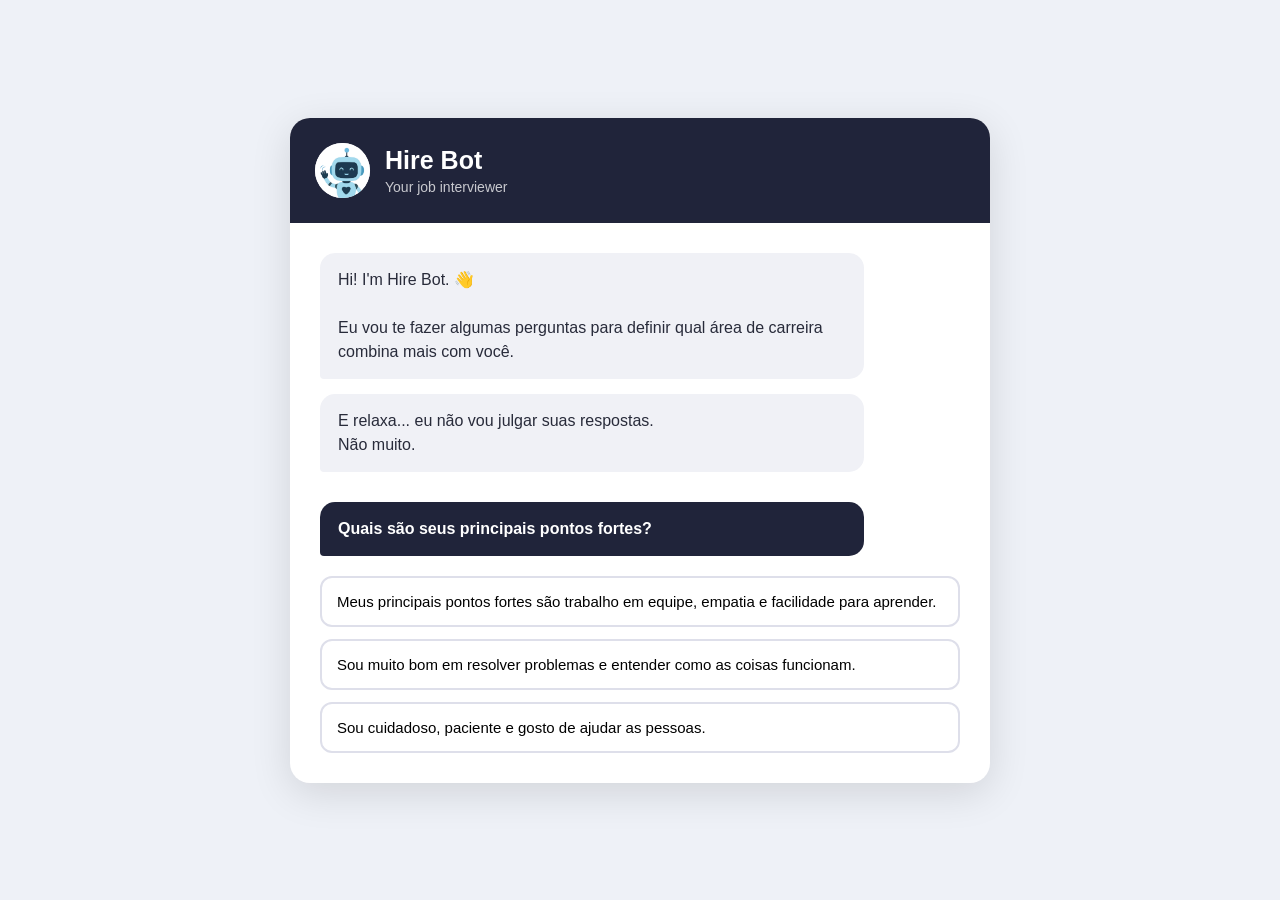
<file: index.html>
<!DOCTYPE html>
<html lang="en">


<head>
    <meta charset="UTF-8">
    <meta name="viewport" content="width=device-width, initial-scale=1.0">


    <title>Hire Bot</title>


    <link rel="stylesheet" href="style.css">
</head>


<body>


    <main class="container">


        <section class="chatbot">


            <header class="header">


                <div class="bot-icon"><img src="knee prothesis.png" alt="hire bot"></div>


                <div>
                    <h1>Hire Bot</h1>
                    <p>Your job interviewer</p>
                </div>


            </header>




            <div class="chat-area">


                <div class="message bot-message">


                    Hi! I'm Hire Bot. 👋


                    <br><br>


                    Eu vou te fazer algumas perguntas para definir
                    qual área de carreira combina mais com você.


                </div>




                <div class="message bot-message">


                    E relaxa... eu não vou julgar suas respostas.


                    <br>


                    Não muito.


                </div>




                <div id="question-container">


                    <div class="message bot-message" id="question">
                    </div>




                    <div class="answers" id="answers">
                    </div>


                </div>




                <div id="result" class="result hidden">




                    <h2>Resultado:</h2>


                    <p id="result-text"></p>


                    <div class="scores" id="scores"></div>


                    <button class="restart-button" onclick="restart()">
                        Try Again
                    </button>


                </div>


            </div>


        </section>


    </main>




    <script src="script.js"></script>


</body>


</html>
</file>
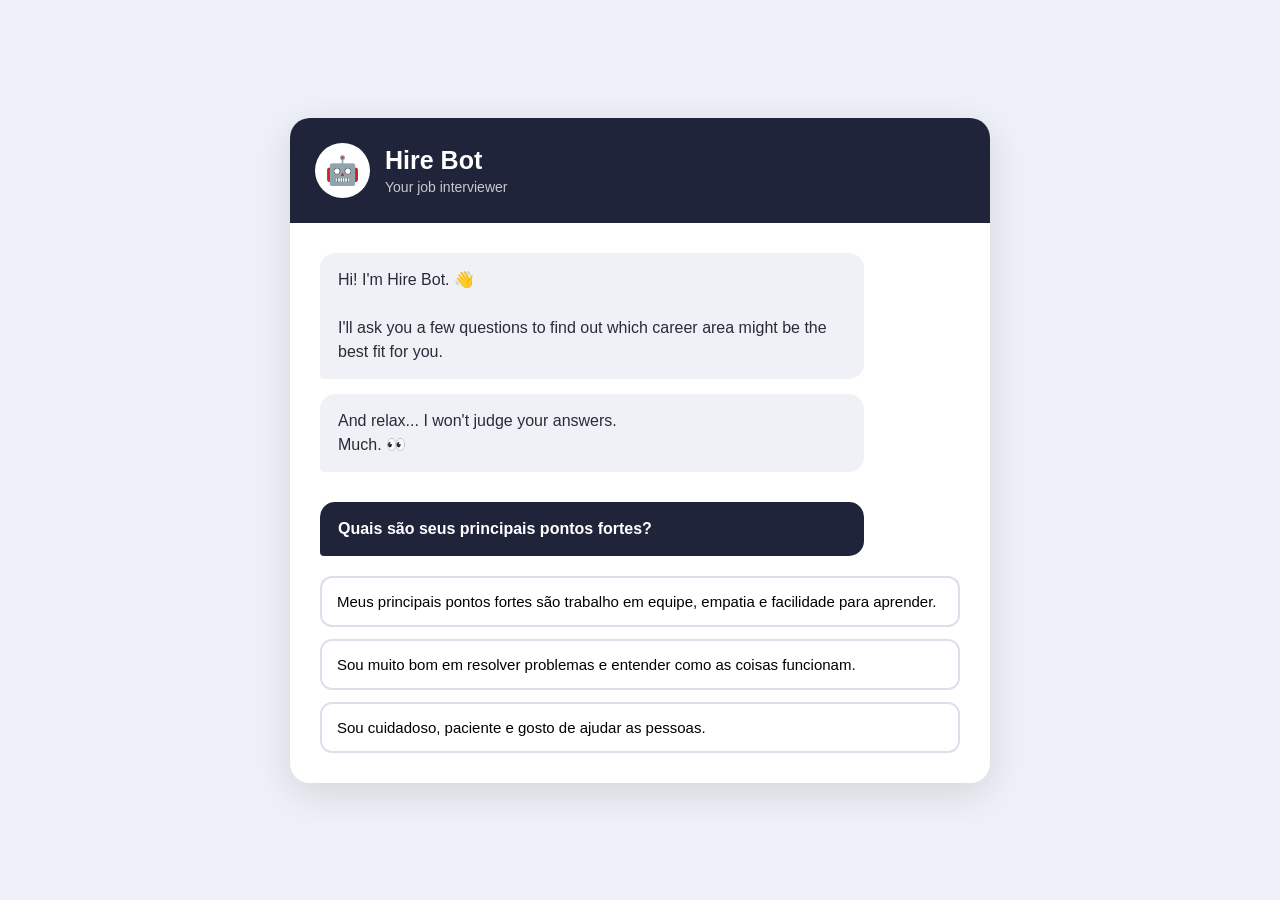
<file: hirebotatt.html>
<!DOCTYPE html>
<html lang="en">


<head>
    <meta charset="UTF-8">
    <meta name="viewport" content="width=device-width, initial-scale=1.0">


    <title>Hire Bot</title>


    <link rel="stylesheet" href="style.css">
</head>


<body>


    <main class="container">


        <section class="chatbot">


            <header class="header">


                <div class="bot-icon">🤖</div>


                <div>
                    <h1>Hire Bot</h1>
                    <p>Your job interviewer</p>
                </div>


            </header>




            <div class="chat-area">


                <div class="message bot-message">


                    Hi! I'm Hire Bot. 👋


                    <br><br>


                    I'll ask you a few questions to find out
                    which career area might be the best fit for you.


                </div>




                <div class="message bot-message">


                    And relax... I won't judge your answers.


                    <br>


                    Much. 👀


                </div>




                <div id="question-container">


                    <div class="message bot-message" id="question">
                    </div>




                    <div class="answers" id="answers">
                    </div>


                </div>




                <div id="result" class="result hidden">


                    <div class="result-icon">🎯</div>


                    <h2>Result!</h2>


                    <p id="result-text"></p>


                    <div class="scores" id="scores"></div>


                    <button class="restart-button" onclick="restart()">
                        🔄 Try Again
                    </button>


                </div>


            </div>


        </section>


    </main>




    <script src="script.js"></script>


</body>


</html>
</file>
<file: style.css>
* {
    margin: 0;
    padding: 0;
    box-sizing: border-box;
}




body {
    font-family: Arial, Helvetica, sans-serif;
    background: #eef1f7;
    min-height: 100vh;
    display: flex;
    justify-content: center;
    align-items: center;
    padding: 30px;
}




.container {
    width: 100%;
    max-width: 700px;
}




.chatbot {
    background: white;
    border-radius: 20px;
    overflow: hidden;
    box-shadow: 0 10px 40px rgba(0, 0, 0, 0.12);
}




/* HEADER */


.header {
    background: #20243a;
    color: white;
    padding: 25px;
    display: flex;
    align-items: center;
    gap: 15px;
}




.bot-icon {
    width: 55px;
    height: 55px;
    background: white;
    border-radius: 50%;
    display: flex;
    justify-content: center;
    align-items: center;
    font-size: 28px;
    overflow: hidden;
}

.bot-icon img {
    width: 100%;
    height: 100%;
    object-fit: cover;
    display: block;
}





.header h1 {
    font-size: 25px;
    margin-bottom: 4px;
}




.header p {
    font-size: 14px;
    opacity: 0.75;
}




/* CHAT */


.chat-area {
    padding: 30px;
    min-height: 500px;
}




.message {
    max-width: 85%;
    padding: 15px 18px;
    border-radius: 15px;
    margin-bottom: 15px;
    line-height: 1.5;
}




.bot-message {
    background: #f0f1f6;
    color: #282b3a;
    border-bottom-left-radius: 4px;
}




/* PERGUNTAS */


#question-container {
    margin-top: 30px;
}




#question {
    font-weight: bold;
    background: #20243a;
    color: white;
}




/* BOTÕES */


.answers {
    display: flex;
    flex-direction: column;
    gap: 12px;
    margin-top: 20px;
}




.answers button {
    border: 2px solid #dedfea;
    background: white;
    padding: 15px;
    border-radius: 12px;
    cursor: pointer;
    text-align: left;
    font-size: 15px;
    transition: 0.2s;
}




.answers button:hover {
    background: #f1f2f8;
    border-color: #20243a;
    transform: translateY(-2px);
}




/* RESULTADO */


.result {
    text-align: center;
    margin-top: 30px;
    padding: 30px;
    background: #f5f6fa;
    border-radius: 18px;
}




.result-icon {
    font-size: 50px;
    margin-bottom: 10px;
}




.result h2 {
    color: #20243a;
    margin-bottom: 15px;
}




.result p {
    line-height: 1.6;
    margin-bottom: 25px;
}




/* PONTUAÇÃO */


.scores {
    text-align: left;
    margin: 20px 0;
}




.score {
    margin-bottom: 15px;
}




.score-name {
    display: flex;
    justify-content: space-between;
    margin-bottom: 5px;
    font-size: 14px;
}




.progress {
    width: 100%;
    height: 10px;
    background: #ddd;
    border-radius: 10px;
    overflow: hidden;
}




.progress-bar {
    height: 100%;
    background: #20243a;
    border-radius: 10px;
}




/* REINICIAR */


.restart-button {
    border: none;
    background: #20243a;
    color: white;
    padding: 13px 25px;
    border-radius: 10px;
    cursor: pointer;
    font-size: 15px;
}




.restart-button:hover {
    opacity: 0.9;
}




/* ESCONDER */


.hidden {
    display: none;
}




/* RESPONSIVO */


@media (max-width: 600px) {


    body {
        padding: 15px;
    }




    .chat-area {
        padding: 20px;
    }




    .message {
        max-width: 100%;
    }




    .header {
        padding: 20px;
    }


}
</file>
